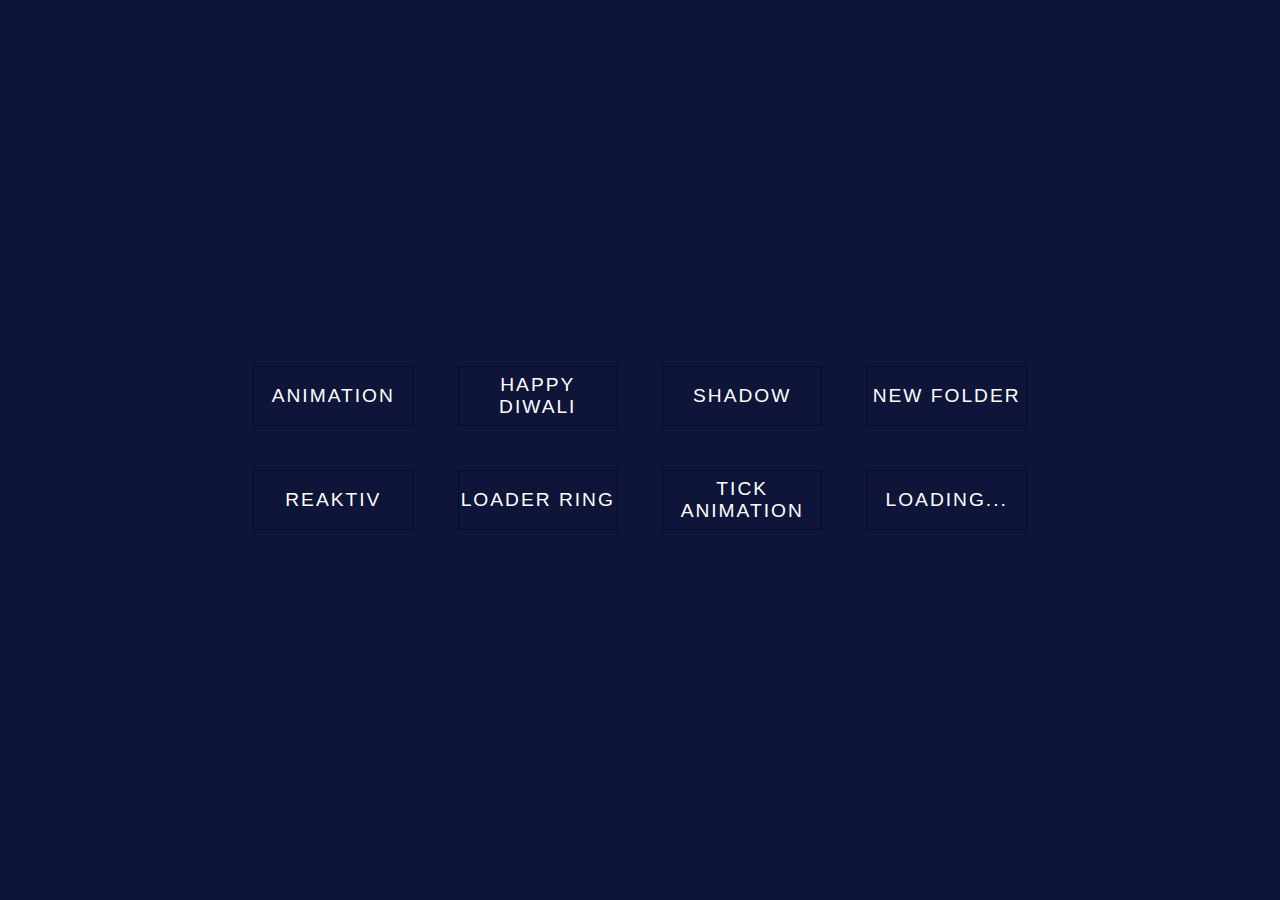
<file: index.html>
<!DOCTYPE html>
<html lang="en">
	<head>
		<meta charset="UTF-8" />
		<meta http-equiv="X-UA-Compatible" content="IE=edge" />
		<meta name="viewport" content="width=device-width, initial-scale=1.0" />
		<title>Hovers</title>
		<link rel="icon" href="./img/icon.png" />
		<link rel="stylesheet" href="style.css" />
	</head>
	<body>
		<div class="container header">
			<div class="header__right">
				<a href="./file/45456/index.html">
					<span>Animation</span>
				</a>
				<a href="./file/animation/index.html">
					<span>Happy Diwali</span>
				</a>
				<a href="./file/font/index.html">
					<span>Shadow</span>
				</a>
				<a href="./file/New folder/index.html">
					<span>New folder</span>
				</a>
			</div>
			<div class="header__left">
				<a href="./file/ВЩШКФ/index.html">
					<span>Reaktiv</span>
				</a>
				<a href="./file/CSS loader Ring/index.html">
					<span>loader Ring</span>
				</a>
				<a href="./file/tict animation/index.html">
					<span>tick animation</span>
				</a>
				<a href="./file/loading/index.html">
					<span>loading...</span>
				</a>
			</div>
		</div>
	</body>
</html>
</file>
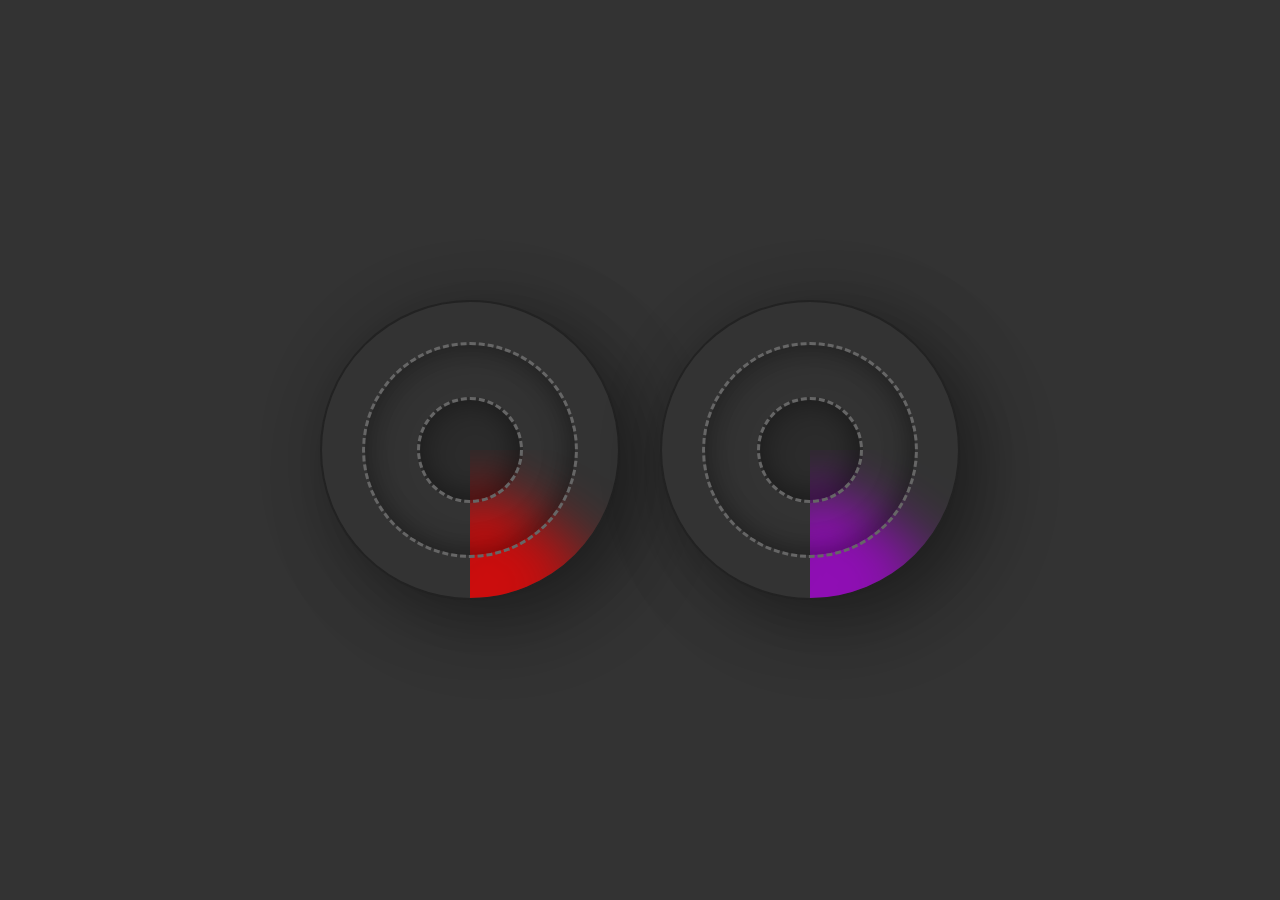
<file: file/CSS loader Ring/index.html>
<!DOCTYPE html>
<html lang="en">
<head>
    <meta charset="UTF-8">
    <meta http-equiv="X-UA-Compatible" content="IE=edge">
    <meta name="viewport" content="width=device-width, initial-scale=1.0">
    <title>Document</title>
    <link rel="stylesheet" href="styles.css">
</head>
<body>
    <div class="loader">
        <span></span>
    </div> 
    <div class="loader">
        <span></span>
    </div>
</body>
</html>
</file>
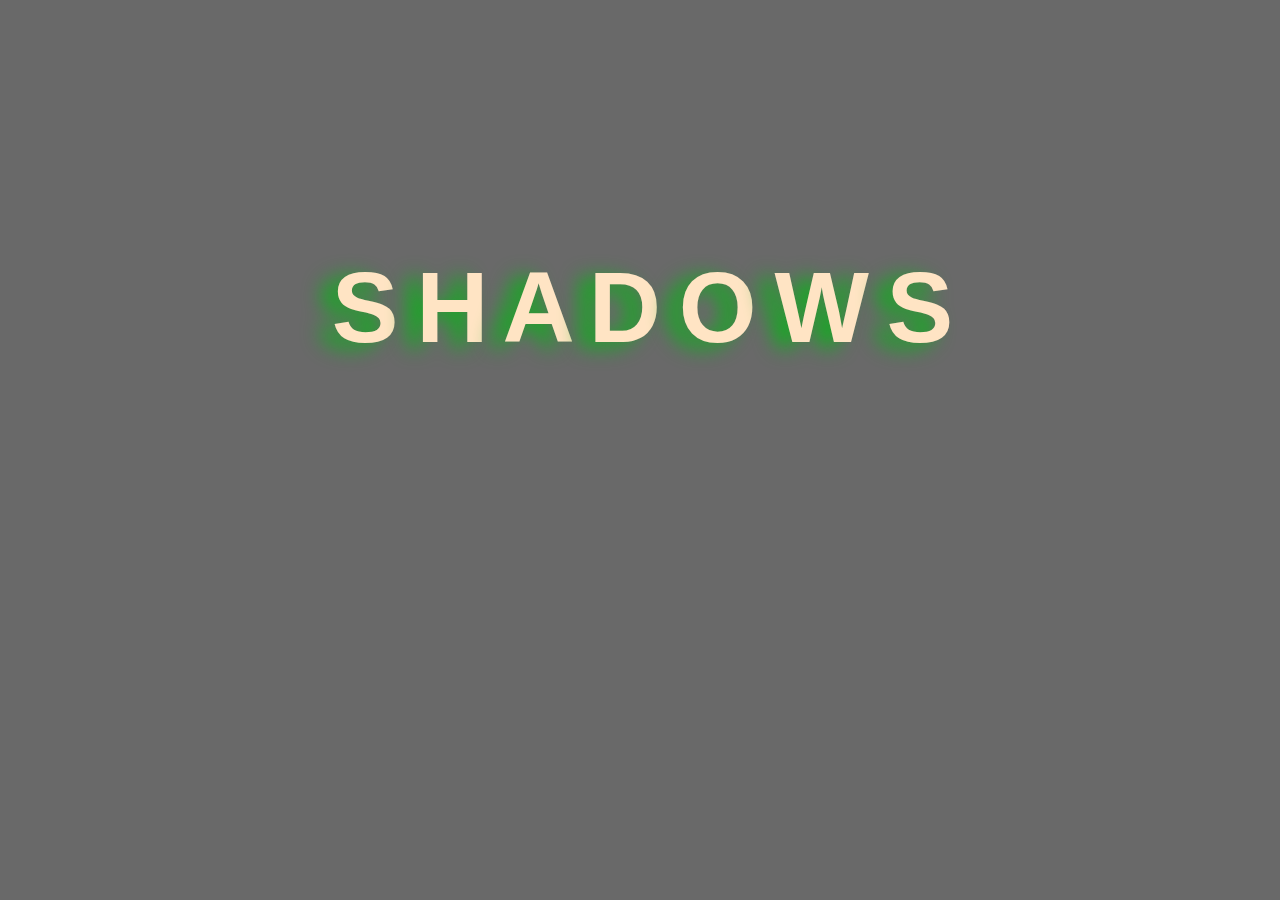
<file: file/font/index.html>
<!DOCTYPE html>
<html lang="en">
  <head>
    <meta charset="UTF-8" />
    <meta http-equiv="X-UA-Compatible" content="IE=edge" />
    <meta name="viewport" content="width=device-width, initial-scale=1.0" />
    <title>Document</title>
    <link rel="stylesheet" href="html.css" />
  </head>
  <body>
    <div class=" header">
      <div class="novbar">
        <div class="container">
          <div class="shadows">
            <span>s</span>
            <span>h</span>
            <span>a</span>
            <span>d</span>
            <span>o</span>
            <span>w</span>
            <span>s</span>
          </div>
        </div>
      </div>
    </div>
  </body>
</html>
</file>
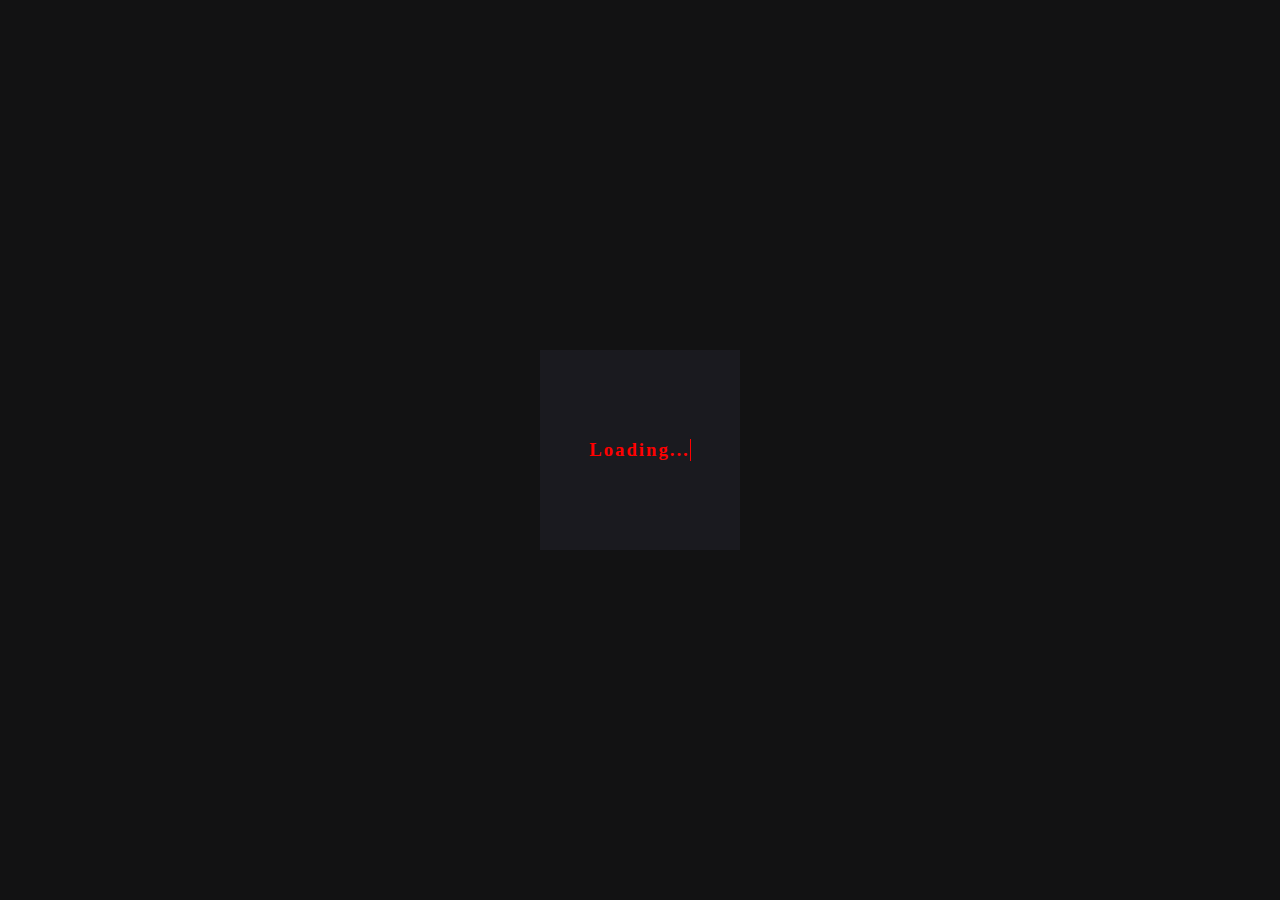
<file: file/loading/index.html>
<!DOCTYPE html>
<html lang="en">
<head>
    <meta charset="UTF-8">
    <meta http-equiv="X-UA-Compatible" content="IE=edge">
    <meta name="viewport" content="width=device-width, initial-scale=1.0">
    <title>Document</title>
    <link rel="stylesheet" href="style.css">
</head>
<body>
    <div class="loader">
        <span></span>
        <span></span>
        <span></span>
        <span></span>
        <h3>Loading...</h3>
    </div>
</body>
</html>
</file>
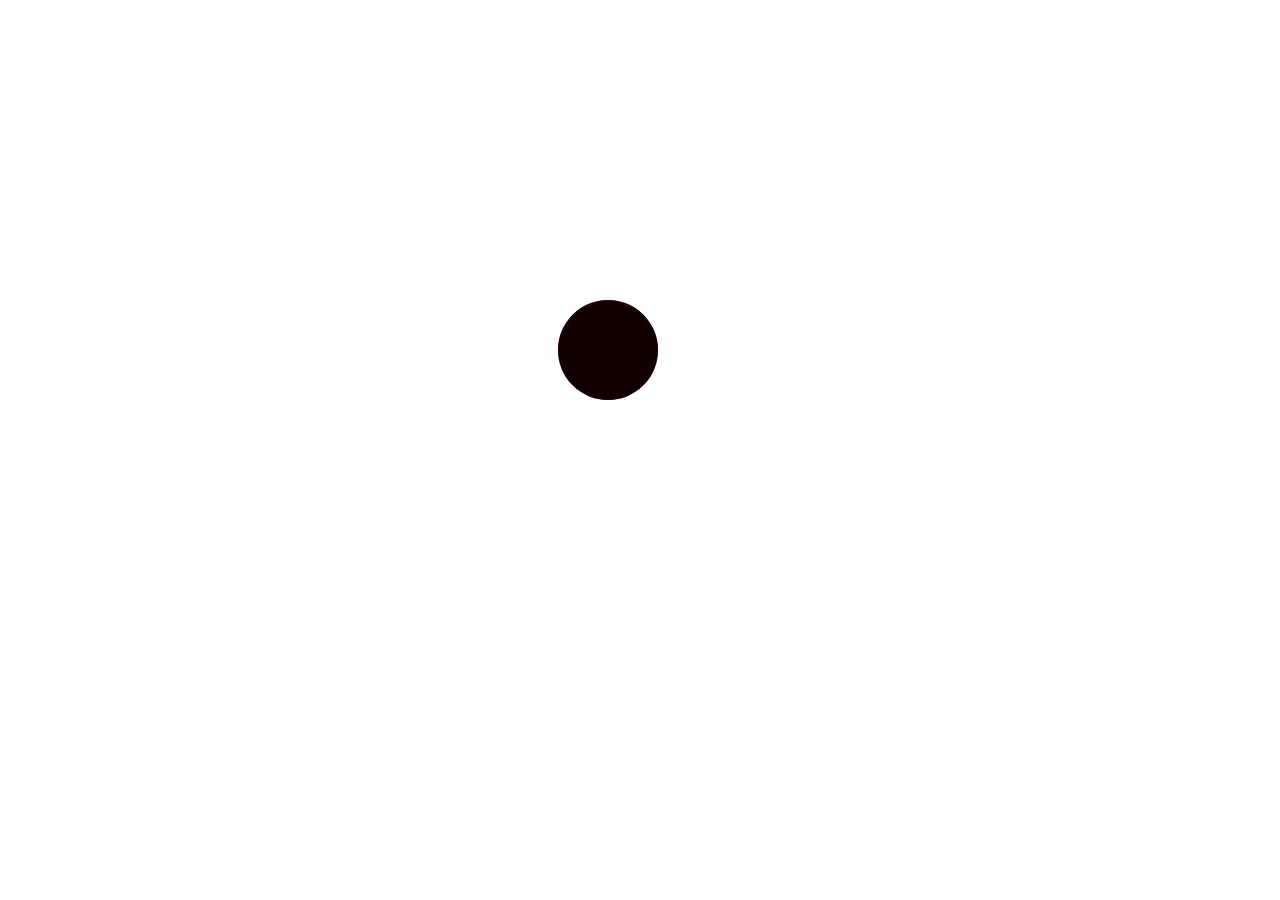
<file: file/New folder/index.html>
<!DOCTYPE html>
<html lang="en">
  <head>
    <meta charset="UTF-8" />
    <meta http-equiv="X-UA-Compatible" content="IE=edge" />
    <meta name="viewport" content="width=device-width, initial-scale=1.0" />
    <title>Document</title>
    <link rel="stylesheet" href="style.css" />
  </head>
  <body>
    <div class="animation">
      <div class="loader"></div>
    </div>
  </body>
</html>
</file>
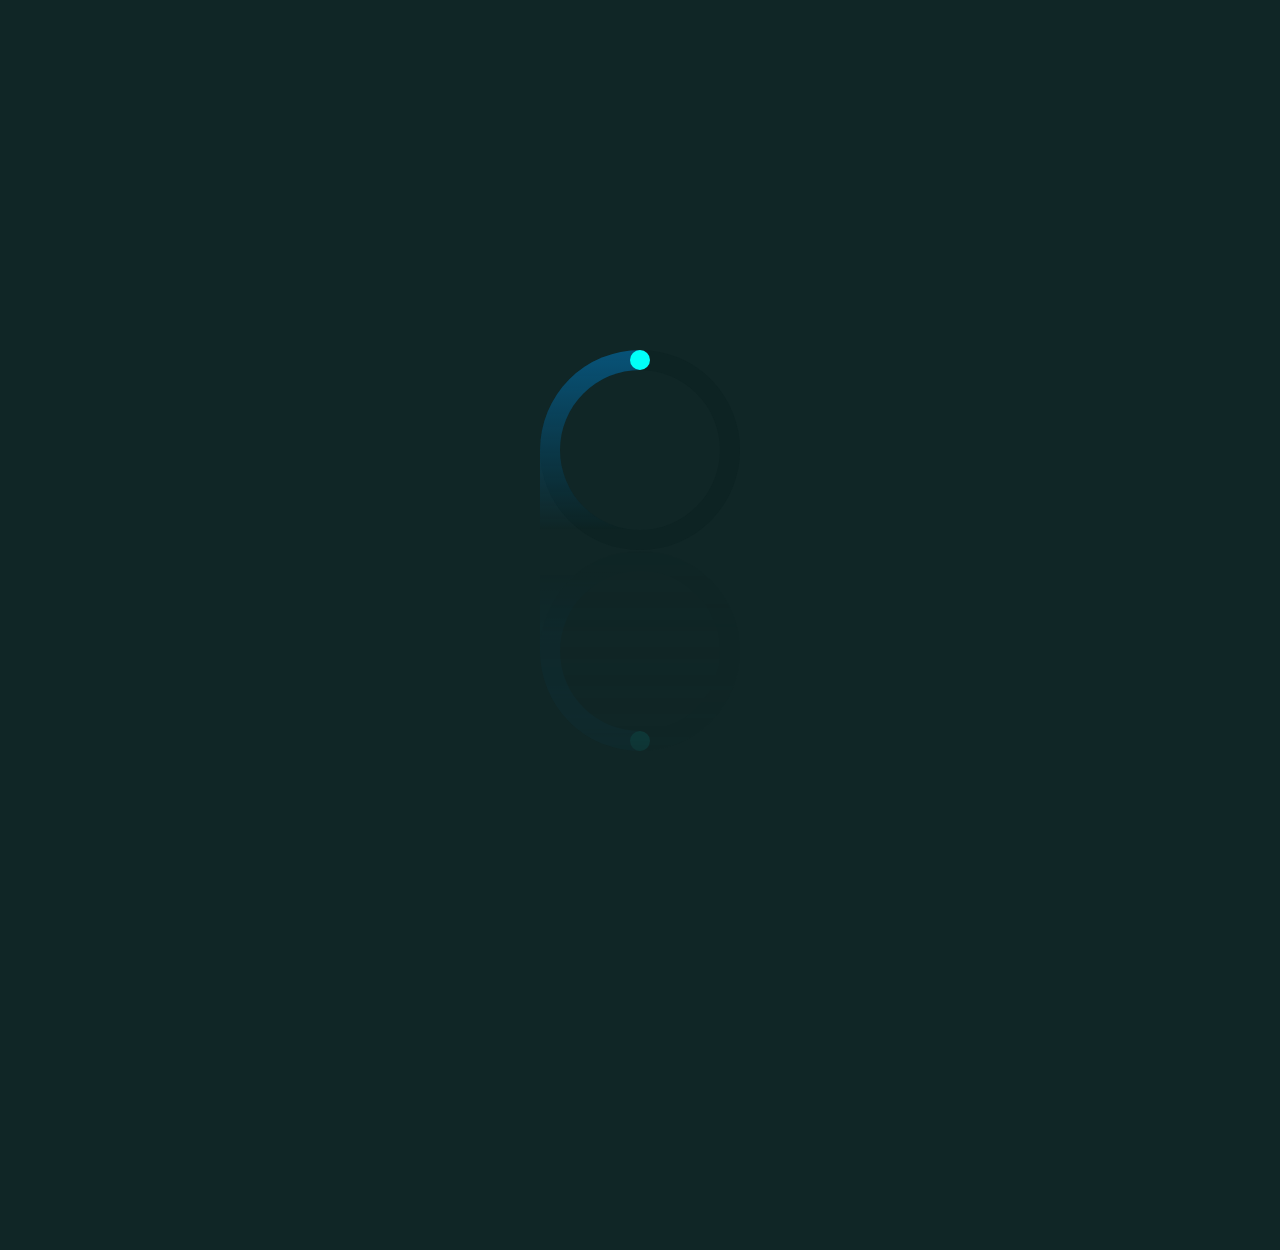
<file: file/ВЩШКФ/index.html>
<!DOCTYPE html>
<html lang="en">
<head>
    <meta charset="UTF-8">
    <meta http-equiv="X-UA-Compatible" content="IE=edge">
    <meta name="viewport" content="width=device-width, initial-scale=1.0">
    <title>Document</title>
    <link rel="stylesheet" href="style.css">
</head>
<body>
    <div class="container">
        <div class="loading"><span></span></div>
    </div>
</body>
</html>
</file>
<file: style.css>
* {
	margin: 0;
	padding: 0;
	box-sizing: border-box;
	font-family: sans-serif;
}
body {
	display: flex;
	justify-content: center;
	align-items: center;
	min-height: 100vh;
	background: #0e1538;
}
.container {
	display: flex;
	justify-content: center;
	align-items: center;
	flex-direction: column;
}
.container a {
	position: relative;
	width: 160px;
	height: 60px;
	display: inline-block;
	background: #fff;
	margin: 20px;
}
.header {
	display: grid;
}
.container a::before,
.container a:after {
	content: "";
	position: absolute;
	inset: 0;
	background: #f00;
	transition: 0.5s;
}
.container a:nth-child(1)::before,
.container a:nth-child(1)::after {
	background: linear-gradient(45deg, #00ccff, #0e1538, #0e1538, #d400d4);
}
.container a:nth-child(2)::before,
.container a:nth-child(2)::after {
	background: linear-gradient(45deg, #ff075b, #0e1538, #0e1538, #1aff22);
}
.container a:nth-child(3)::before,
.container a:nth-child(3)::after {
	background: linear-gradient(45deg, green, #0e1538, #0e1538, #d400d4);
}
.container a:nth-child(4)::before,
.container a:nth-child(4)::after {
	background: linear-gradient(45deg, red, #0e1538, #0e1538, #00ccff);
}
.container a:nth-child(5)::before,
.container a:nth-child(5)::after {
	background: linear-gradient(45deg, #fff, #0e1538, #0e1538, green);
}
.container a:nth-child(6)::before,
.container a:nth-child(6)::after {
	background: linear-gradient(45deg, #ff075b, #0e1538, #0e1538, #5c3bf3);
}
.container a:nth-child(7)::before,
.container a:nth-child(7)::after {
	background: linear-gradient(
		45deg,
		rgb(137, 145, 144),
		#0e1538,
		#0e1538,
		#d400d4
	);
}
.container a:nth-child(8)::before,
.container a:nth-child(8)::after {
	background: linear-gradient(
		45deg,
		rgb(41, 94, 87),
		#0e1538,
		#0e1538,
		#eaee0f
	);
}
.container a:hover:before {
	inset: -3px;
}
.container a:hover:after {
	inset: -3px;
	filter: blur(10px);
}
.container a span {
	position: absolute;
	top: 0;
	left: 0;
	width: 100%;
	height: 100%;
	display: inline-block;
	background: #0e1538;
	z-index: 10;
	display: flex;
	justify-content: center;
	align-items: center;
	font-size: 1.2em;
	text-transform: uppercase;
	letter-spacing: 2px;
	color: #fff;
	border: 1px solid #040a29;
}
a {
	text-align: center;
}
</file>
<file: file/CSS loader Ring/styles.css>
*{
    margin: 0;
    padding: 0;
    box-sizing: border-box;
}
body{
    display: flex;
    justify-content: center;
    align-items: center;
    min-height: 100vh;
    background: #333;
    gap: 40px;
}
.loader{
    position: relative;
    width: 300px;
    height: 300px;
    background: #333;
    border-radius: 50%;
    box-shadow: 25px 25px 75px rgba(0, 0, 0, 0.25),
    10px 10px 70px rgba(0, 0, 0, 0.25);
    border: 2px solid #222;
    display: flex;
    justify-content: center;
    align-items: center;
    overflow: hidden;
}
.loader::before{
    content: '';
    position: absolute;
    inset: 40px;
    border-radius: 50%;
    border: 3px dashed #666;
    box-shadow: inset -5px -5px 25px rgba(0, 0, 0, 0.25),
    inset 5px 5px 35px rgba(0, 0, 0, 0.25);
    z-index: 10;
    animation: animate 30s linear infinite;
}
.loader::after{
    content: '';
    position: absolute;
    width: 100px;
    height: 100px;
    border-radius: 50%;
    border: 3px dashed #666;
    box-shadow: inset -5px -5px 25px rgba(0, 0, 0, 0.25),
    inset 5px 5px 35px rgba(0, 0, 0, 0.25);
    background: rgba(0, 0, 0, 0.15);
    z-index: 11;
    animation: animate 10s linear infinite;
}
.loader span{
    position: absolute;
    top: 50%;
    left: 50%;
    width: 50%;
    height: 100%;
    background: transparent;
    transform-origin: top left;
    overflow: hidden;
    /* overflow: hidden; */
    animation: animate 2s linear infinite;
}
.loader:nth-child(2) span{
    animation-delay: -1s;
    filter: hue-rotate(290deg);
}
@keyframes animate{
    0%{
        transform: rotate(0deg);
    }
    100%{
        transform: rotate(360deg);
    }
}
.loader span::before{
    content: '';
    position: absolute;
    top: 30px;
    left: 0;
    width: 100%;
    height: 100%;
    background: #f00;
    transform-origin: top left;
    transform: rotate(35deg);
    filter: blur(30px) drop-shadow(50px 50px 50px #f00);
    opacity: 0.75;
}
</file>
<file: file/font/html.css>
body {
  margin: 0;
  padding: 0;
  background-color: dimgrey;
}
.container {
  height: 100px;
  display: flex;
  justify-content: center; 
}
.novbar{
 margin-top: 250px;
}
.shadows {
  text-transform: uppercase;
  font-size: 100px;
  font-weight: bold;
  letter-spacing: -0.05em;
  font-family: sans-serif;
  text-shadow: -15px 5px 20px #0db11b;
  user-select: none;
  color: bisque;
  transition: all 0.25s ease-out;
}
.shadows:hover {
  text-shadow: -15px 6px 15px #0db11b;
  color: aquamarine;
  margin-left: 100px;
}
</file>
<file: file/loading/style.css>
*{
    margin: 0;
    padding: 0;
    box-sizing: border-box;
}
body{
    display: flex;
    justify-content: center;
    align-items: center;
    min-height: 100vh;
    background: #121213;
}
.loader{
    cursor: pointer;
    position: relative;
    width: 200px;
    height: 200px;
    background: #1a1a1f;
    display: flex;
    justify-content: center;
    align-items: center;
    transition: 0.5s;
    color: #fff;
    overflow: hidden;
    -webkit-box-reflect: below 1px linear-gradient(transparent, #0004,);
}
.loader:hover{
    background: #03e9f4;
    color: #050801;
    box-shadow: 0 0 5px #03e9f4,
    0 0 25px #03e9f4,
    0 0 50px #03e9f4,
    0 0 200px #03e9f4;
}
.loader span {
    position: absolute;
    display: block;
}
.loader span:nth-child(1){
    top: 0;
    left: -100%;
    width: 100%;
    height: 5px;
    background: linear-gradient(90deg, transparent,#03e9f4 );
    animation: animate1 2s linear infinite;
    animation-delay: 0s;
} 
@keyframes animate1{
    0%{
        left: -100%;
    }
    50%, 100%{
        left: 100%;
    }
}
.loader span:nth-child(3){
    bottom: 0;
    right: -100%;
    width: 100%;
    height: 5px;
    background: linear-gradient(270deg, transparent,#03e9f4 );
    animation: animate3 2s linear infinite;
    animation-delay: 1s;
} 
@keyframes animate3{
    0%{
        right: -100%;
    }
    50%, 100%{
        right: 100%;
    }
}
.loader span:nth-child(2){
    top: -100%;
    right: 0;
    width: 5px;
    height: 100%;
    background: linear-gradient(180deg, transparent,#03e9f4 );
    animation: animate2 2s linear infinite;
    animation-delay: 0.5s;
}
@keyframes animate2{
    0%{
        top: -100%;
    }
    50%, 100%{
        top: 100%;
    }
}
.loader span:nth-child(4){
    bottom: -100%;
   left: 0;
    width: 5px;
    height: 100%;
    background: linear-gradient(360deg, transparent,#03e9f4 );
    animation: animate4 2s linear infinite;
    animation-delay: 1.5s;
}
@keyframes animate4{
    0%{
        bottom: -100%;
    }
    50%, 100%{
        bottom: 100%;
    }
}  
.loader h3 {
    font-family: consolas;
    color: red;
    overflow: hidden;
    letter-spacing: 2px;
    transform: 0.5s;
    border-right: 1px solid red;
    animation: typing 5s steps(10) infinite;
}
.loader h3:hover{
    color: #111;
    border-right: 1px solid #111;
} 
@keyframes typing{
    0%, 90%, 100%{
        width: 0px;
    }
    30%, 60%{
        width: 123.89px;
    }
}
</file>
<file: file/New folder/style.css>
body {
  background-color: #fff;
}
.animation{
  margin-top: 300px;
  margin-left: 550px;
}
.loader {
  width: 100px;
  height: 100px;
  position: relative;
}
.loader::before,
.loader::after {
  content: '';
  position: absolute;
  width: inherit;
  height: inherit;
  border-radius: 50%;
  mix-blend-mode: multiply;
  animation: rotate 1s infinite cubic-bezier(0.75, 0.82, 0.165, 1);
}
.loader::before {
  background-color: #ff0000;
}
.loader::after {
  background-color: #1100ff;
  animation-delay: .5s;
}
@keyframes rotate {
  0%,
  100% {
    left: 90px;
  }
  25% {
    transform: scale(.3);
  }
  50% {
    left: 0;
  }
  100% {
    transform: scale(1);
  }
}
</file>
<file: file/ВЩШКФ/style.css>
*{
    margin: 0;
    padding: 0;
    box-sizing: border-box;
}
body{
    display: flex;
    justify-content: center;
    align-items: center;
    min-height: 100vh;
    background: #102626;
}
.container{
    position: relative;
    width: 100%;
    display: flex;
    justify-content: center;
    align-items: center;
    -webkit-box-reflect: below 1px linear-gradient(#0001, #0004);
}
.container .loading{
    position: relative;
    width: 200px;
    height: 200px;
    border-radius: 50%;
    background-color: #0d2323;
    animation: animate 2s linear infinite;
}
@keyframes animate{
    0%{
        transform: rotate(0deg)
    }
    100%{
        transform: rotate(360deg)
    }
}
.container .loading::before{
    content: '';
    position: absolute;
    top: 0;
    left: 0;
    width: 50%;
    height: 100vh;
    background: linear-gradient(to top, transparent, rgba(0, 155, 249, 0.4));
    background-size: 100px 180px;
    background-repeat: no-repeat;
    border-top-left-radius: 100px;
    border-bottom-left-radius: 100px;
}
.container .loading::after{
    content: '';
    position: absolute;
    top: 0;
    left: 50%;
    transform: translateX(-50%);
    width: 20px;
    height: 20px;
    background: #00fff9;
    border-radius: 50%;
    z-index: 10;
    box-shadow: 0 0 10px #00fff9,
                0 0 20px #00fff9,
                0 0 30px #00fff9,
                0 0 40px #00fff9,
                0 0 50px #00fff9,
                0 0 60px #00fff9,
                0 0 70px #00fff9,
                0 0 80px #00fff9,
                0 0 90px #00fff9,
                0 0 100px #00fff9,
}
.container .loading span{
    position: absolute;
    left: 20px;
    right: 20px;
    bottom: 20px;
    top: 20px;
    background: #102626;
    border-radius: 50%;
}
</file>
